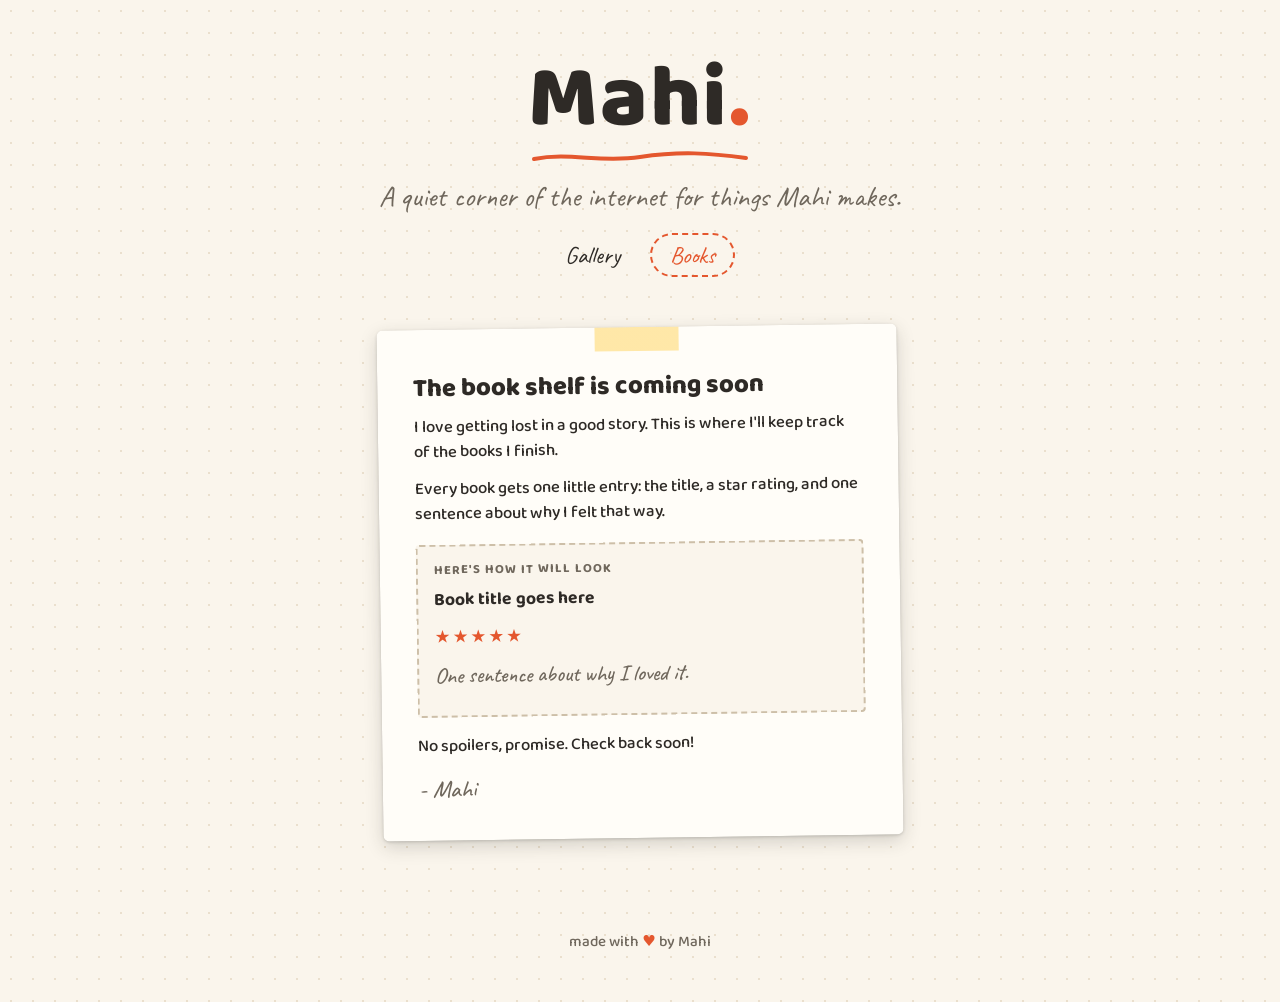
<file: books.html>
<!DOCTYPE html>
<html lang="en">
<head>
<meta charset="UTF-8">
<meta name="viewport" content="width=device-width, initial-scale=1.0">
<title>Books - Mahi</title>
<meta name="description" content="The book shelf is coming soon.">
<link rel="preconnect" href="https://fonts.googleapis.com">
<link rel="preconnect" href="https://fonts.gstatic.com" crossorigin>
<link href="https://fonts.googleapis.com/css2?family=Baloo+2:wght@500;700;800&family=Caveat:wght@600&display=swap" rel="stylesheet">
<link rel="icon" href="favicon.svg" type="image/svg+xml">
<link rel="icon" href="favicon-32.png" sizes="32x32" type="image/png">
<link rel="apple-touch-icon" href="apple-touch-icon.png">
<link rel="stylesheet" href="style.css">
</head>
<body>
  <header>
    <h1>Mahi<span class="dot">.</span></h1>
    <svg class="scribble" viewBox="0 0 220 14" aria-hidden="true">
      <path d="M4 9 C 40 2, 70 13, 110 7 S 180 3, 216 8" fill="none" stroke="#e4572e" stroke-width="4" stroke-linecap="round"/>
    </svg>
    <p class="tagline">A quiet corner of the internet for things Mahi makes.</p>
    <nav class="nav" aria-label="Site"><a href="index.html">Gallery</a><a href="books.html" aria-current="page">Books</a></nav>
  </header>
  <main>
    <section class="note">
      <h2 id="noteTitle">The book shelf is coming soon</h2>
      <p id="noteP1">I love getting lost in a good story. This is where I'll keep track of the books I finish.</p>
      <p id="noteP2">Every book gets one little entry: the title, a star rating, and one sentence about why I felt that way.</p>
      <div class="example" id="exampleCard" aria-label="Example of an entry">
        <p class="tag">Here's how it will look</p>
        <p class="t">Book title goes here</p>
        <p class="s" aria-label="Five out of five stars">&#9733;&#9733;&#9733;&#9733;&#9733;</p>
        <p class="w">One sentence about why I loved it.</p>
      </div>
      <p id="noteP3">No spoilers, promise. Check back soon!</p>
      <p class="hand">- Mahi</p>
    </section>
    <section class="shelf" id="shelf" aria-label="Book shelf"></section>
  </main>
  <footer>made with <span class="heart">&hearts;</span> by Mahi</footer>

<script>
(function(){
  fetch('data/books.json').then(function(r){ return r.ok ? r.json() : null; }).then(function(d){
    var books = (d && d.books) ? d.books : [];
    if(!books.length) return;
    document.getElementById('noteTitle').textContent = 'The book shelf';
    document.getElementById('exampleCard').style.display = 'none';
    document.getElementById('noteP3').style.display = 'none';
    var shelf = document.getElementById('shelf');
    books.forEach(function(b){
      var n = Math.max(0, Math.min(5, parseInt(b.stars, 10) || 0));
      var el = document.createElement('div'); el.className = 'entry';
      var t = document.createElement('p'); t.className = 't'; t.textContent = b.title || '';
      var s = document.createElement('p'); s.className = 's'; s.setAttribute('aria-label', n + ' out of 5 stars');
      for(var i=1;i<=5;i++){
        var sp = document.createElement('span');
        if(i>n) sp.className = 'off';
        sp.textContent = '\u2605';
        s.appendChild(sp);
      }
      var w = document.createElement('p'); w.className = 'w'; w.textContent = b.why || '';
      el.appendChild(t); el.appendChild(s); el.appendChild(w);
      shelf.appendChild(el);
    });
  }).catch(function(){});
})();
</script>
</body>
</html>
</file>
<file: style.css>
:root{
    --bg:#faf5ec;
    --bg-dot:#eadfcd;
    --ink:#2e2a26;
    --ink-soft:#6f675c;
    --mat:#fffdf8;
    --tape:rgba(255,214,102,.55);
    --accent:#e4572e;
    --shadow:rgba(46,42,38,.18);
  }
  @media (prefers-color-scheme: dark){
    :root{
      --bg:#17141c;
      --bg-dot:#241f2e;
      --ink:#f3ede3;
      --ink-soft:#a99f93;
      --mat:#fdfaf3;
      --tape:rgba(255,214,102,.35);
      --accent:#ff8a5c;
      --shadow:rgba(0,0,0,.55);
    }
  }
  *{box-sizing:border-box;margin:0;padding:0}
  html{scroll-behavior:smooth}
  body{
    font-family:"Baloo 2",system-ui,sans-serif;
    color:var(--ink);
    background:var(--bg);
    background-image:radial-gradient(var(--bg-dot) 1.5px, transparent 1.5px);
    background-size:22px 22px;
    min-height:100vh;
  }
  header{
    text-align:center;
    padding:56px 20px 30px;
  }
  h1{
    font-size:clamp(3rem,12vw,5.5rem);
    font-weight:800;
    letter-spacing:.02em;
    line-height:1;
    display:inline-block;
    position:relative;
  }
  h1 .dot{color:var(--accent)}
  .scribble{
    display:block;
    margin:6px auto 0;
    width:min(220px,55vw);
  }
  .tagline{
    font-family:"Caveat",cursive;
    font-size:clamp(1.3rem,5vw,1.8rem);
    color:var(--ink-soft);
    margin-top:14px;
  }
  .gallery-note{
    margin-top:6px;
    font-size:.95rem;
    color:var(--ink-soft);
    font-weight:500;
  }
  main{
    max-width:1200px;
    margin:0 auto;
    padding:10px 16px 40px;
  }
  .gallery{
    columns:2;
    column-gap:14px;
  }
  @media (min-width:640px){ .gallery{columns:3; column-gap:18px} }
  @media (min-width:980px){ .gallery{columns:4; column-gap:20px} }
  figure{
    break-inside:avoid;
    margin:8px 0 18px;
    background-color:var(--mat);
    background-image:linear-gradient(var(--tape), var(--tape));
    background-repeat:no-repeat;
    background-size:84px 24px;
    background-position:center 0;
    padding:26px 10px 34px;
    border-radius:6px;
    box-shadow:0 6px 18px var(--shadow), 0 1px 3px var(--shadow);
    position:relative;
    cursor:zoom-in;
    transition:transform .25s ease, box-shadow .25s ease;
  }
  @media (min-width:640px){ figure{margin:8px 0 20px} }
  @media (min-width:980px){ figure{margin:8px 0 22px} }
  figure:nth-child(3n+1){transform:rotate(-1.4deg)}
  figure:nth-child(3n+2){transform:rotate(1.1deg)}
  figure:nth-child(3n){transform:rotate(-.6deg)}
  figure:hover, figure:focus-visible{
    transform:rotate(0deg) scale(1.03);
    box-shadow:0 14px 30px var(--shadow);
    z-index:3;
  }
  figure img{
    width:100%;
    height:auto;
    display:block;
    border-radius:3px;
  }
  figcaption{
    position:absolute;
    left:0;right:0;bottom:6px;
    text-align:center;
    font-family:"Caveat",cursive;
    font-size:1.15rem;
    color:#6f675c;
  }
  footer{
    text-align:center;
    padding:24px 20px 48px;
    color:var(--ink-soft);
    font-size:.95rem;
    font-weight:500;
  }
  footer .heart{color:var(--accent)}
  /* Lightbox */
  .lightbox{
    position:fixed;
    inset:0;
    background:rgba(12,10,16,.92);
    display:none;
    align-items:center;
    justify-content:center;
    flex-direction:column;
    z-index:50;
    padding:16px;
  }
  .lightbox.open{display:flex}
  .lightbox img{
    max-width:100%;
    max-height:78vh;
    border-radius:6px;
    box-shadow:0 20px 60px rgba(0,0,0,.6);
  }
  .lightbox .lb-cap{
    font-family:"Caveat",cursive;
    font-size:1.6rem;
    color:#f3ede3;
    margin-top:14px;
    text-align:center;
  }
  .lb-btn{
    position:absolute;
    top:50%;
    transform:translateY(-50%);
    background:rgba(255,255,255,.12);
    color:#fff;
    border:none;
    font-size:2rem;
    line-height:1;
    width:52px;height:52px;
    border-radius:50%;
    cursor:pointer;
    transition:background .2s;
  }
  .lb-btn:hover{background:rgba(255,255,255,.28)}
  .lb-prev{left:10px}
  .lb-next{right:10px}
  .lb-close{
    position:absolute;
    top:14px;right:14px;
    transform:none;
    font-size:1.4rem;
  }
  @media (prefers-reduced-motion: reduce){
    *{transition:none !important; scroll-behavior:auto}
  }

  /* Navigation */
  .nav{
    display:flex;justify-content:center;gap:10px;flex-wrap:wrap;
    margin-top:18px;
  }
  .nav a{
    font-family:"Caveat",cursive;font-size:1.5rem;line-height:1;
    color:var(--ink);text-decoration:none;
    padding:8px 18px;border-radius:999px;
    border:2px dashed transparent;
  }
  .nav a:hover,.nav a:focus-visible{border-color:var(--ink-soft)}
  .nav a[aria-current="page"]{border-color:var(--accent);color:var(--accent)}
  /* Books page */
  .note{
    max-width:520px;margin:10px auto 0;
    background-color:var(--mat);
    background-image:linear-gradient(var(--tape), var(--tape));
    background-repeat:no-repeat;background-size:84px 24px;background-position:center 0;
    padding:40px 26px 30px;border-radius:6px;
    box-shadow:0 6px 18px var(--shadow), 0 1px 3px var(--shadow);
    transform:rotate(-.8deg);color:#2e2a26;
  }
  .note h2{font-size:1.6rem;font-weight:800;line-height:1.2;margin-bottom:10px}
  .note p{font-size:1.05rem;line-height:1.5;margin-bottom:12px;font-weight:500}
  .note .hand{font-family:"Caveat",cursive;font-size:1.5rem;color:#6f675c;margin-bottom:0}
  .example{
    margin:18px 0 16px;padding:14px 16px;border-radius:4px;
    background:#faf5ec;border:2px dashed #cdbfa8;
  }
  .example .t{font-weight:700;font-size:1.1rem}
  .example .s{color:#e4572e;letter-spacing:.12em;font-size:1.1rem}
  .example .w{font-family:"Caveat",cursive;font-size:1.4rem;color:#6f675c;line-height:1.2}
  .example .tag{font-size:.8rem;font-weight:700;letter-spacing:.08em;text-transform:uppercase;color:#6f675c;margin-bottom:6px}
  @media (min-width:640px){ .note{padding:44px 36px 34px} }

  /* Drawing of the month */
  .featured{
    max-width:400px;margin:4px auto 30px;text-align:center;
  }
  .featured .f-tag{
    font-family:"Caveat",cursive;font-size:1.7rem;color:var(--accent);margin-bottom:12px;
  }
  .featured figure{margin:0}
  .featured .f-cap{
    font-family:"Caveat",cursive;font-size:1.45rem;color:var(--ink-soft);margin-top:8px;
  }
  /* Lightbox caption line */
  .lightbox .lb-sub{
    font-family:"Caveat",cursive;font-size:1.25rem;color:#c9bfb0;margin-top:2px;
    text-align:center;max-width:520px;
  }
  /* Book shelf entries */
  .shelf{
    max-width:820px;margin:28px auto 0;
    display:grid;gap:18px;grid-template-columns:1fr;
  }
  @media (min-width:640px){ .shelf{grid-template-columns:1fr 1fr} }
  .entry{
    background-color:var(--mat);
    background-image:linear-gradient(var(--tape), var(--tape));
    background-repeat:no-repeat;background-size:84px 24px;background-position:center 0;
    padding:36px 20px 20px;border-radius:6px;color:#2e2a26;
    box-shadow:0 6px 18px var(--shadow), 0 1px 3px var(--shadow);
  }
  .entry:nth-child(odd){transform:rotate(-.7deg)}
  .entry:nth-child(even){transform:rotate(.8deg)}
  .entry .t{font-weight:700;font-size:1.15rem;line-height:1.25}
  .entry .s{color:#e4572e;letter-spacing:.14em;font-size:1.1rem;margin:6px 0 2px}
  .entry .s .off{color:#d8cdbd}
  .entry .w{font-family:"Caveat",cursive;font-size:1.45rem;color:#6f675c;line-height:1.25}
</file>
